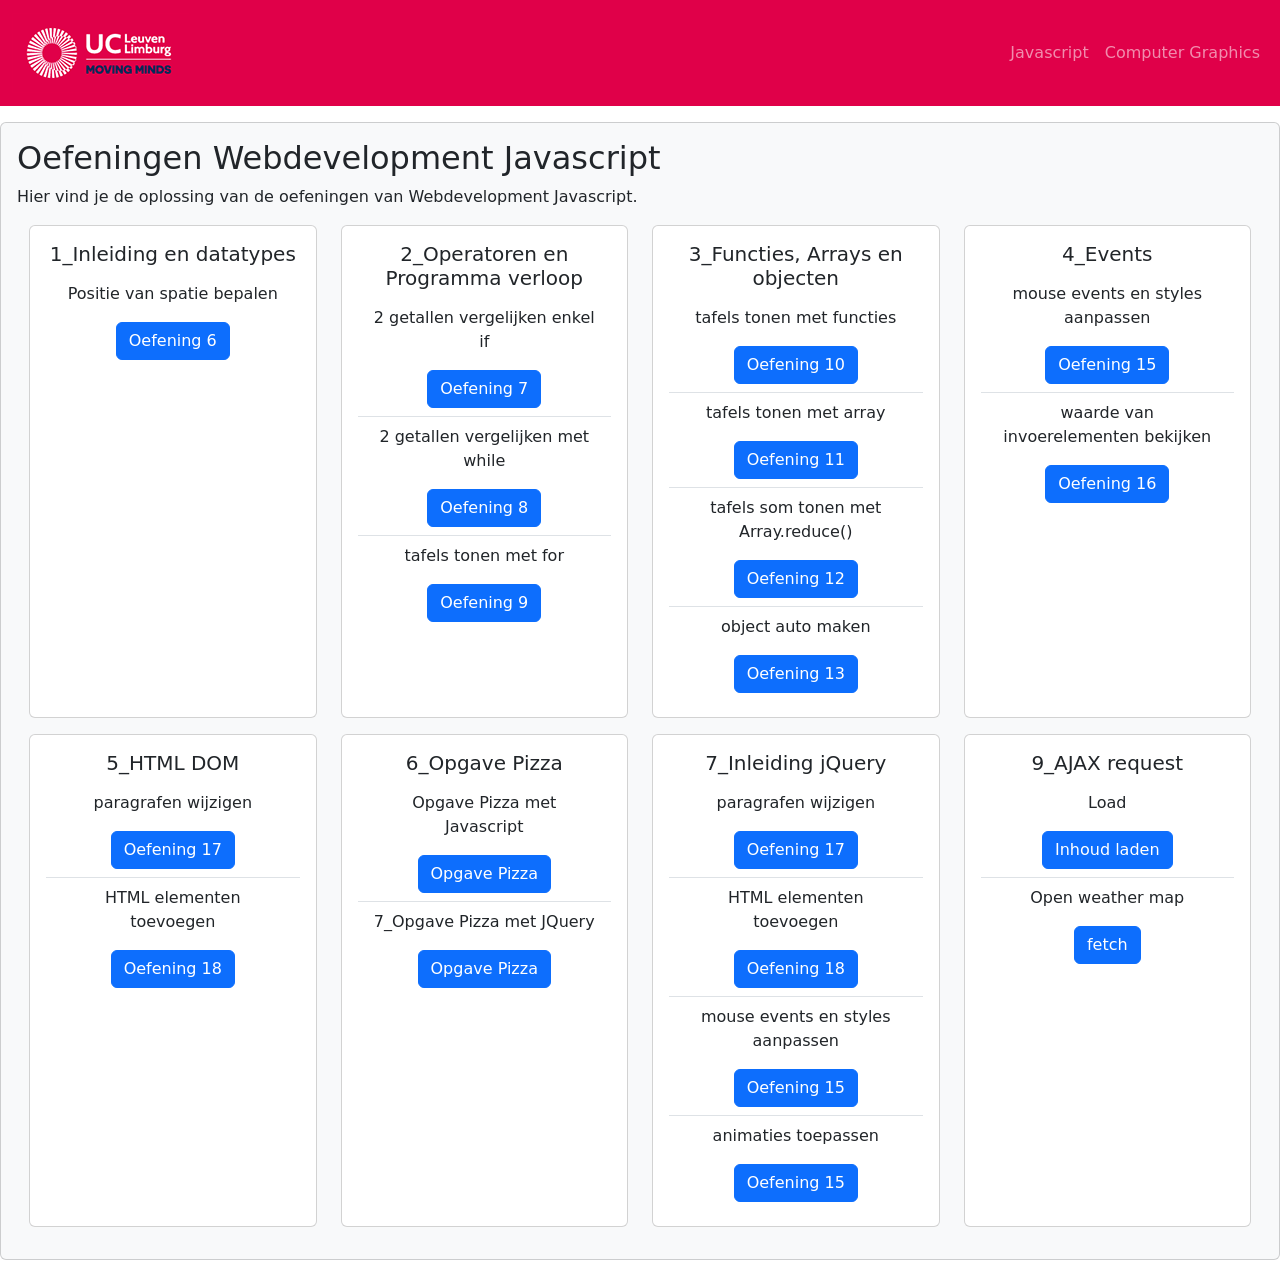
<file: index.html>
<!DOCTYPE html>
<html lang="en">
<head>
    <meta charset="UTF-8">
    <meta name="viewport" content="width=device-width, initial-scale=1.0">
    <title>Oefeningen Web development Javascript</title>
    <meta name="description"
    content="Deze pagina bevat de oefeningen van de vakken Web development Basis, Web development advanced, Web development Javascript en Computer Graphics van Mimi Willems, lector aan opleiding ELO-ICT van de UC Leuven-Limburg">
<meta name="author" content="Mimi Willems">

<link rel="icon" href="images/favicon.ico">

<!-- Bootstrap CSS -->
<link href="https://cdn.jsdelivr.net/npm/bootstrap@5.3.3/dist/css/bootstrap.min.css" rel="stylesheet" integrity="sha384-QWTKZyjpPEjISv5WaRU9OFeRpok6YctnYmDr5pNlyT2bRjXh0JMhjY6hW+ALEwIH" crossorigin="anonymous">

<!-- Custom styles for this template -->

</head>
<body>
    <nav class="navbar navbar-expand-lg navbar-dark" style="background-color: #E00049;">
		<div class="container-fluid">
			<a class="navbar-brand" href="http://www.ucll.be"><img src="images/UC_Leuven-Limburg_logo_small.png"
					alt="Logo UC Leuven Limburg"></a>
			<button class="navbar-toggler" type="button" data-bs-toggle="collapse"
				data-bs-target="#navbarSupportedContent" aria-controls="navbarSupportedContent" aria-expanded="false"
				aria-label="Toggle navigation">
				<span class="navbar-toggler-icon"></span>
			</button>

			<div class="collapse navbar-collapse justify-content-end" id="navbarSupportedContent">
				<ul class="navbar-nav">





					<li class="nav-item">
						<a class="nav-link" href="#javascript"
							target="_blank">Javascript</a>
					</li>
					<li class="nav-item">
						<a class="nav-link" href="https://projectencomputergraphics.azurewebsites.net/"
							target="_blank">Computer Graphics</a>
					</li>
				</ul>
			</div>
		</div>
	</nav>
    
    <div class="content">
        <div class="card bg-light my-3" id="javascript">
            <div class="card-body">
                <h2 class="card-title">Oefeningen Webdevelopment Javascript</h2>
                <p class="card-text">Hier vind je de oplossing van de oefeningen van Webdevelopment Javascript.</p>
                <div class="container-fluid">
                    <div class="row">
                        <div class="col-sm-6 col-lg-3 mb-3">
                            <div class="card text-center h-100">
                                <div class="card-body">
                                    <h5 class="card-title">1_Inleiding en datatypes</h5>
                                    <ul class="list-group list-group-flush">
                                        <li class="list-group-item">
                                            <p class="card-text">Positie van spatie bepalen</p>
                                            <a class="btn btn-primary" href="javascript/Oefening6/oefening6.html"
                                                target="_blank">Oefening 6</a>
                                        </li>
                                    </ul>
                                </div>
                            </div>
                        </div>
                        <div class="col-sm-6 col-lg-3 mb-3">
                            <div class="card text-center h-100">
                                <div class="card-body">
                                    <h5 class="card-title">2_Operatoren en Programma verloop</h5>
                                    <ul class="list-group list-group-flush">
                                        <li class="list-group-item">
                                            <p class="card-text">2 getallen vergelijken enkel if</p>
                                            <a class="btn btn-primary"
                                                href="javascript/Oefening7/oefening7_parseInt.html"
                                                target="_blank">Oefening 7</a>
                                        </li>
                                        <li class="list-group-item">
                                            <p class="card-text">2 getallen vergelijken met while</p>
                                            <a class="btn btn-primary"
                                                href="javascript/Oefening8/oefening8_parseInt.html"
                                                target="_blank">Oefening 8</a>
                                        </li>
                                        <li class="list-group-item">
                                            <p class="card-text">tafels tonen met for</p>
                                            <a class="btn btn-primary" href="javascript/Oefening9/oefening9.html"
                                                target="_blank">Oefening
                                                9</a>
                                        </li>
                                    </ul>
                                </div>
                            </div>
                        </div>
                        <div class="col-sm-6 col-lg-3 mb-3">
                            <div class="card text-center h-100">
                                <div class="card-body">
                                    <h5 class="card-title">3_Functies, Arrays en objecten</h5>
                                    <ul class="list-group list-group-flush">
                                        <li class="list-group-item">
                                            <p class="card-text">tafels tonen met functies</p>
                                            <a class="btn btn-primary mt-auto"
                                                href="javascript/Oefening10/oefening10.html"
                                                target="_blank">Oefening 10</a>
                                        </li>
                                        <li class="list-group-item">
                                            <p class="card-text">tafels tonen met array</p>
                                            <a class="btn btn-primary mt-auto"
                                                href="javascript/Oefening11/oefening11.html"
                                                target="_blank">Oefening 11</a>
                                        </li>
                                        <li class="list-group-item">
                                            <p class="card-text">tafels som tonen met Array.reduce()</p>
                                            <a class="btn btn-primary mt-auto"
                                                href="javascript/Oefening12/oefening12.html"
                                                target="_blank">Oefening 12</a>
                                        </li>
                                        <li class="list-group-item">
                                            <p class="card-text">object auto maken</p>
                                            <a class="btn btn-primary mt-auto"
                                                href="javascript/Oefening13/oefening13.html"
                                                target="_blank">Oefening 13</a>
                                        </li>
                                    </ul>

                                </div>
                            </div>
                        </div>
                        <div class="col-sm-6 col-lg-3 mb-3">
                            <div class="card text-center h-100">
                                <div class="card-body">
                                    <h5 class="card-title">4_Events</h5>
                                    <ul class="list-group list-group-flush">
                                        <li class="list-group-item">
                                            <p class="card-text">mouse events en styles aanpassen</p>
                                            <a class="btn btn-primary mt-auto"
                                                href="javascript/Oefening15/oefening15.html" target="_blank">Oefening 15</a>
                                        </li>
                                        <li class="list-group-item">
                                            <p class="card-text">waarde van invoerelementen bekijken</p>
                                            <a class="btn btn-primary mt-auto"
                                                href="javascript/Oefening16/oefening16.html" target="_blank">Oefening 16</a>
                                        </li>
                                    </ul>
                                </div>
                            </div>
                        </div>
                        <div class="col-sm-6 col-lg-3 mb-3">
                            <div class="card text-center h-100">
                                <div class="card-body">
                                    <h5 class="card-title">5_HTML DOM</h5>
                                    <ul class="list-group list-group-flush">
                                        <li class="list-group-item">
                                            <p class="card-text">paragrafen wijzigen</p>
                                            <a class="btn btn-primary mt-auto"
                                                href="javascript/Oefening17/oefening17.html" target="_blank">Oefening 17</a>
                                        </li>
                                        <li class="list-group-item">
                                            <p class="card-text">HTML elementen toevoegen</p>
                                            <a class="btn btn-primary mt-auto"
                                                href="javascript/Oefening18/oefening18.html" target="_blank">Oefening 18</a>
                                        </li>
                                    </ul>
                                </div>
                            </div>
                        </div>
                        <div class="col-sm-6 col-lg-3 mb-3">
                            <div class="card text-center h-100">
                                <div class="card-body">
                                    <h5 class="card-title">6_Opgave Pizza</h5>
                                    <ul class="list-group list-group-flush">
                                        <li class="list-group-item">
                                            <p class="card-text">Opgave Pizza met Javascript</p>
                                            <a class="btn btn-primary mt-auto"
                                                href="javascript/Pizza%20HTML/Pizza.html" target="_blank">Opgave Pizza</a>
                                        </li>
                                        <li class="list-group-item">
                                            <p class="card-text">7_Opgave Pizza met JQuery</p>
                                            <a class="btn btn-primary mt-auto"
                                                href="Javascript/Oplossing%20Pizza%20met%20jQuery/Pizza.html" target="_blank">Opgave Pizza</a>
                                        </li>
                                    </ul>
                                </div>
                            </div>
                        </div>
                        <div class="col-sm-6 col-lg-3 mb-3">
                            <div class="card text-center h-100">
                                <div class="card-body">
                                    <h5 class="card-title">7_Inleiding jQuery</h5>
                                    <ul class="list-group list-group-flush">
                                        <li class="list-group-item">
                                            <p class="card-text">paragrafen wijzigen</p>
                                            <a class="btn btn-primary mt-auto"
                                                href="javascript/Oefening17jQuery/Oefening17jQuery.html" target="_blank">Oefening 17</a>
                                        </li>
                                        <li class="list-group-item">
                                            <p class="card-text">HTML elementen toevoegen</p>
                                            <a class="btn btn-primary mt-auto"
                                                href="javascript/Oefening18jQuery/Oefening18jQuery.html" target="_blank">Oefening 18</a>
                                        </li>
                                        <li class="list-group-item">
                                            <p class="card-text">mouse events en styles aanpassen</p>
                                            <a class="btn btn-primary mt-auto"
                                                href="Javascript/Oefening15jQuery/oefening15jQuery.html" target="_blank">Oefening 15</a>
                                        </li>
                                        <li class="list-group-item">
                                            <p class="card-text">animaties toepassen</p>
                                            <a class="btn btn-primary mt-auto"
                                                href="Javascript/Oefening15jQueryAnimate/oefening15jQuery.html" target="_blank">Oefening 15</a>
                                        </li>
                                    </ul>
                                </div>
                            </div>
                        </div>
                        <div class="col-sm-6 col-lg-3 mb-3">
                            <div class="card text-center h-100">
                                <div class="card-body">
                                    <h5 class="card-title">9_AJAX request</h5>
                                    <ul class="list-group list-group-flush">
                                        <li class="list-group-item">
                                            <p class="card-text">Load</p>
                                            <a class="btn btn-primary mt-auto"
                                                href="javascript/AJAXLoad/index.html" target="_blank">Inhoud laden</a>
                                        </li>
                                        <li class="list-group-item">
                                            <p class="card-text">Open weather map</p>
                                            <a class="btn btn-primary mt-auto"
                                                href="javascript/OpenWeatherMap/index.html" target="_blank">fetch</a>
                                        </li>
                                    </ul>
                                </div>
                            </div>
                        </div>
                    </div>
                </div>
            </div>
        </div>
    </div> <!-- /container -->


</div>
<script src="https://cdn.jsdelivr.net/npm/bootstrap@5.3.3/dist/js/bootstrap.bundle.min.js" integrity="sha384-YvpcrYf0tY3lHB60NNkmXc5s9fDVZLESaAA55NDzOxhy9GkcIdslK1eN7N6jIeHz" crossorigin="anonymous"></script>

</body>
</html>
</file>
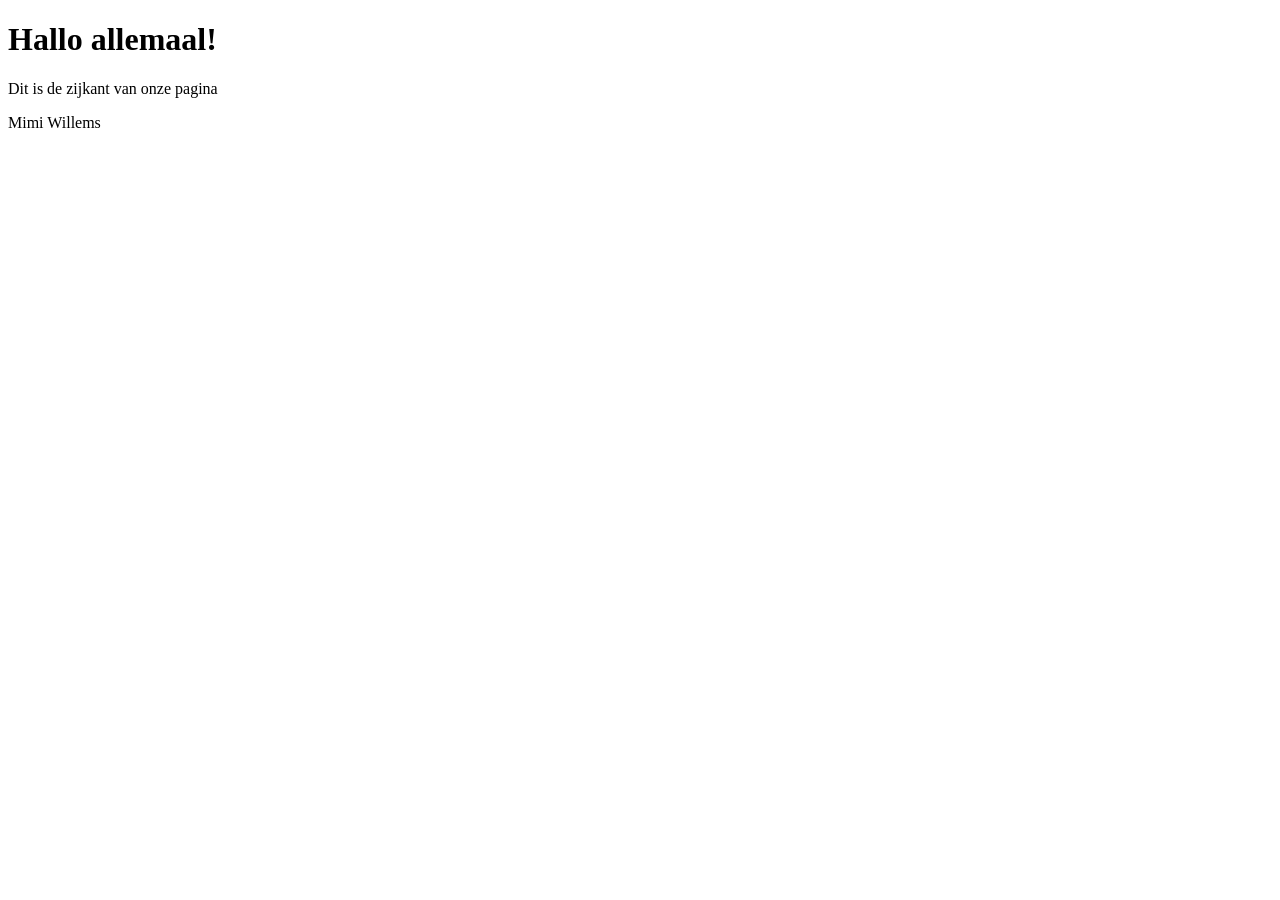
<file: javascript/AjaxLoad/index.html>
<!DOCTYPE html>
<html>
<head>
<title>Load example</title>
</head>
<body>
<header></header>
<aside></aside>
<footer></footer>
<script src="https://ajax.googleapis.com/ajax/libs/jquery/3.7.1/jquery.min.js"></script>
<script src="script.js">
</script>
</body>
</html>
</file>
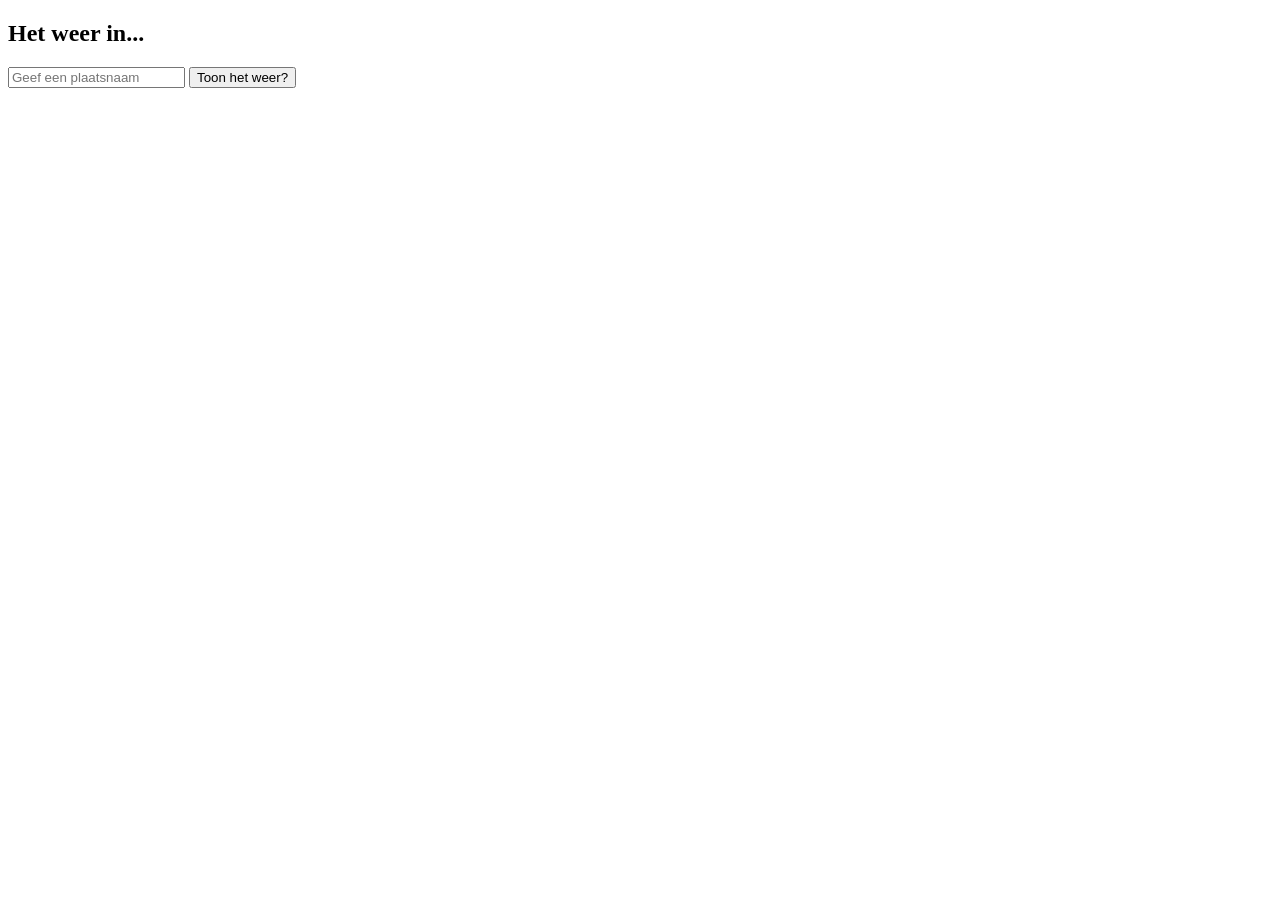
<file: javascript/OpenWeatherMap/index.html>
<!DOCTYPE html>
<html lang="nl">
  <head>
    <meta charset="utf-8">
    <title>Het weer voorbeeld</title>
  </head>

  <body>
  <h2>Het weer in...</h2>
  <input type="text" id="plaatsNaam" placeholder="Geef een plaatsnaam" />
  <button id="toonWeer">Toon het weer?</button>
  <div id="resultaat"></div>
  <script src="script.js"></script>
  
  </body>
</html>
</file>
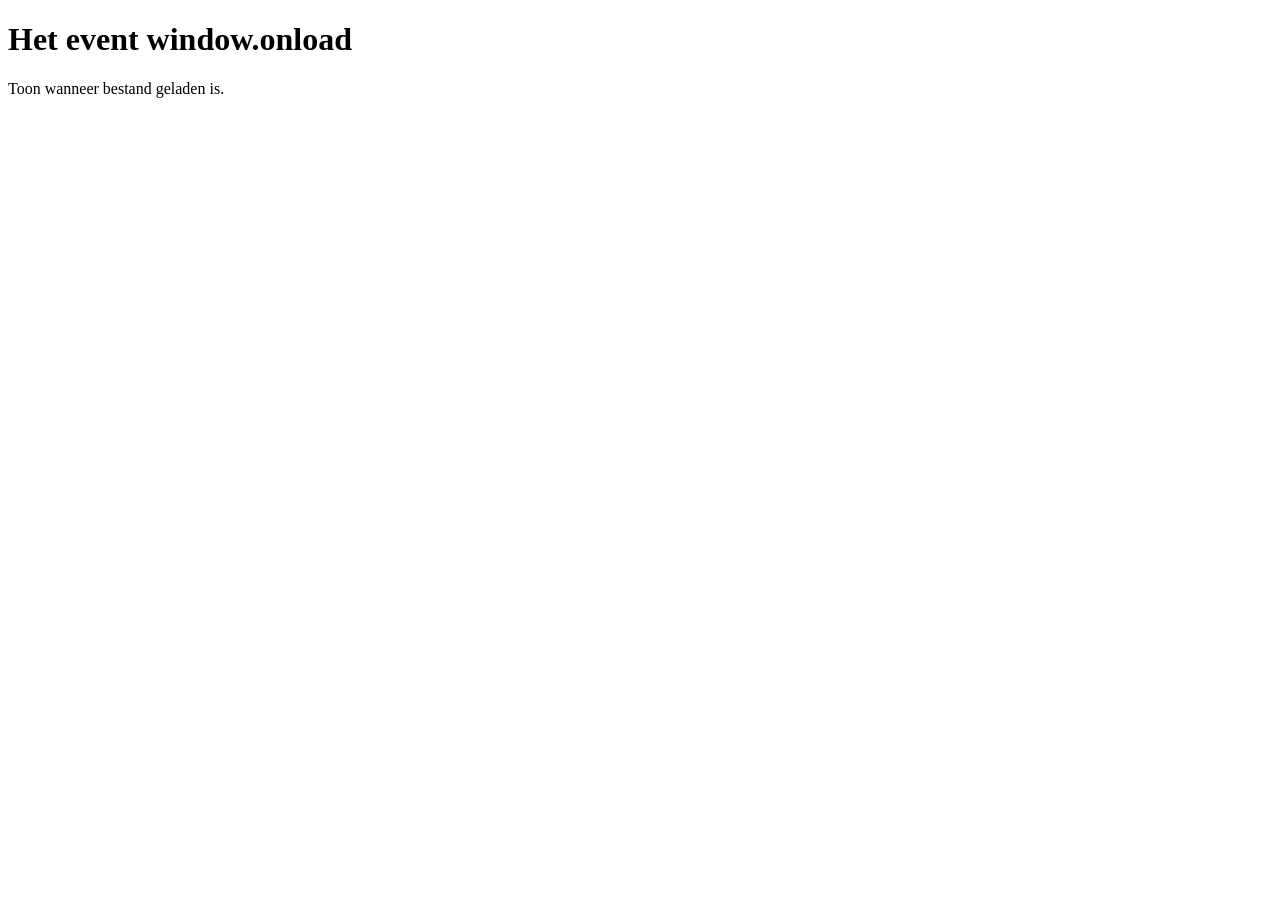
<file: javascript/oefening14.html>
<!DOCTYPE html>
<html lang="nl">

<head>
  <title>window.onload event</title>
  <!-- <script>
     window.onload = function(){
        document.getElementById("resultaat").innerHTML = "Toon wanneer bestand geladen is.";
     };
  </script> -->
</head>

<body>
  <h1>Het event window.onload</h1>
  <div id="resultaat"></div>
  <script>
    document.getElementById("resultaat").innerHTML = "Toon wanneer bestand geladen is.";  
  </script>
</body>

</html>
</file>
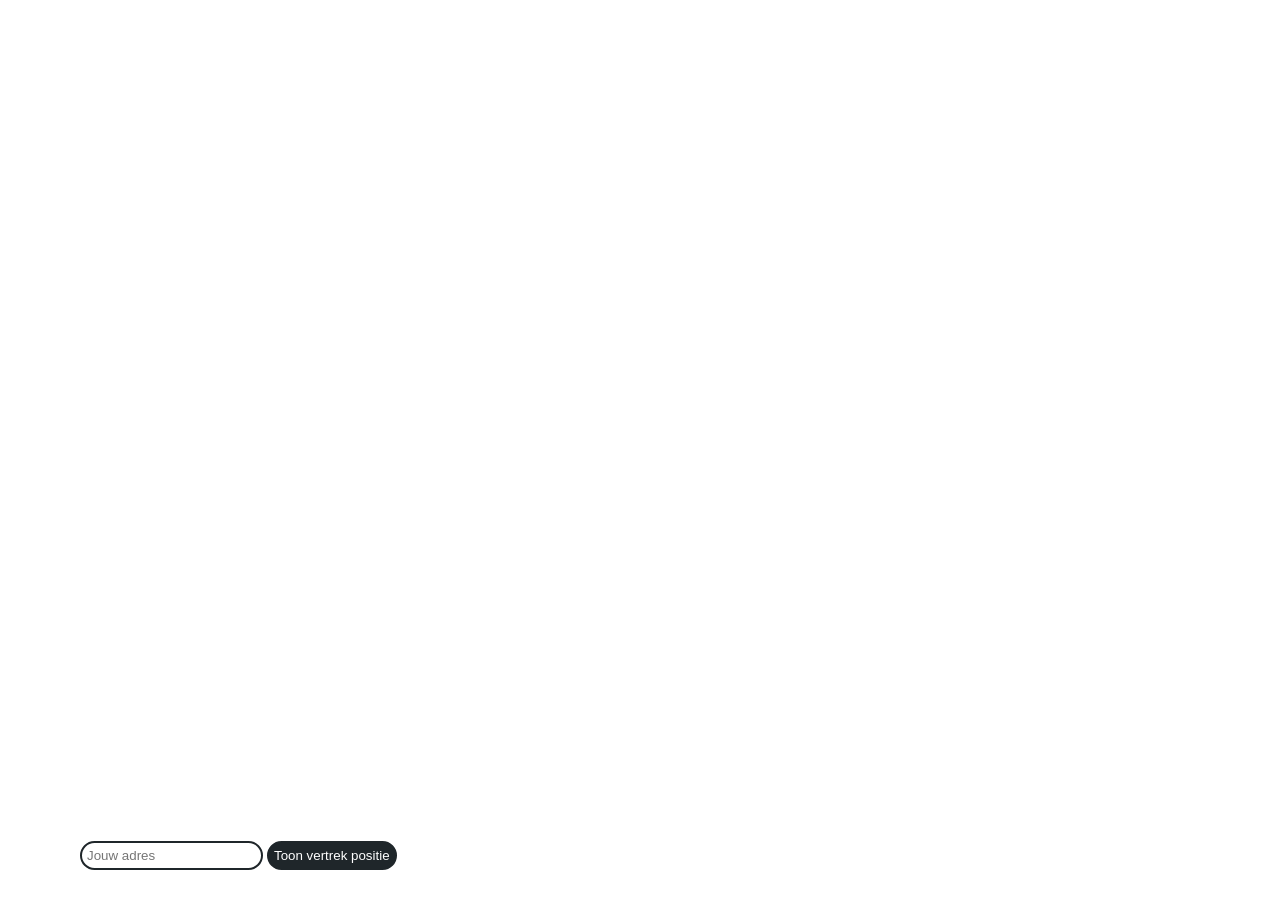
<file: javascript/HEREMapsRouting/HEREMaps.html>
<!DOCTYPE html>
<html>
  <head>
    <meta name="viewport" content="initial-scale=1.0, width=device-width" />
    <script src="https://js.api.here.com/v3/3.1/mapsjs-core.js"
    type="text/javascript" charset="utf-8"></script>
    <script src="https://js.api.here.com/v3/3.1/mapsjs-service.js"
    type="text/javascript" charset="utf-8"></script>
    <script src="https://js.api.here.com/v3/3.1/mapsjs-mapevents.js"
    type="text/javascript" charset="utf-8"></script>
    <script type="text/javascript" charset="utf-8" src="https://js.api.here.com/v3/3.1/mapsjs-ui.js" ></script>
    <link rel="stylesheet" type="text/css" href="https://js.api.here.com/v3/3.1/mapsjs-ui.css" />

    <link rel="stylesheet" href="HEREMaps.css">
  </head>
  <body>
    <div id="mapContainer"></div>
    <div id="configParams">
      <input id="startPoint" type="text" placeholder="Jouw adres" />
      <button id="showPosition">Toon vertrek positie</button>
    </div>
    <script src="campussenLijst.js"></script>
    <script src="HEREMaps.js"></script>
  </body>
</html>
</file>
<file: javascript/HEREMapsRouting/HEREMaps.css>
body {
    width:100%;
    height: 100%;
    /*position: absolute;*/
    margin: 0px;
    padding: 0px;
}

#mapContainer {
    position:absolute;
    width: 100%;
    height: 99%;
}

.H_ib_content { min-width: 16em;  margin: 8px 14px 10px 8px; }

#configParams {
	position: fixed;
	bottom : 30px;
	left: 80px;
}

#configParams input, #configParams button{
	border:2px solid #1f262a;
	border-radius: 20px;
	padding: 5px;
}

#configParams button{
    color: white;
    background-color: #1f262a;
    }
    
#configParams input{
    background-color: white;
    color: #1f262a
    }
</file>
